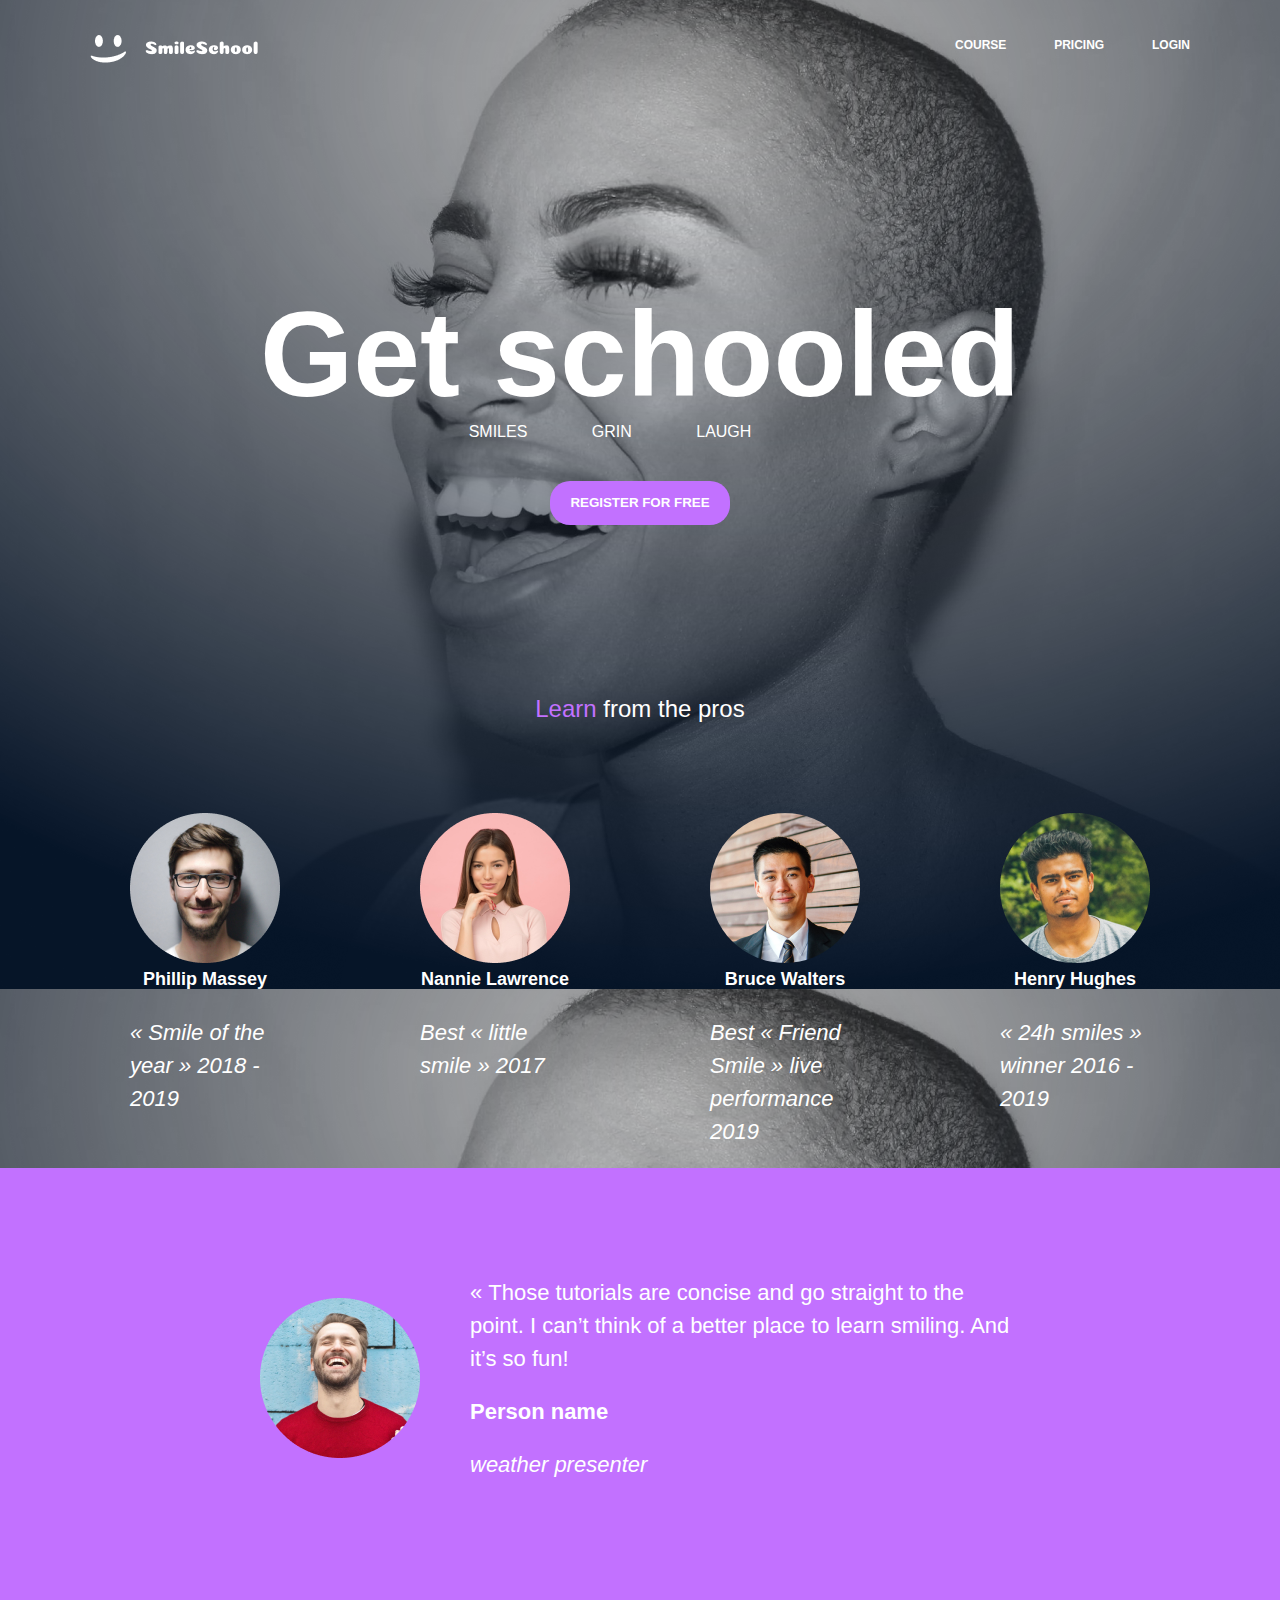
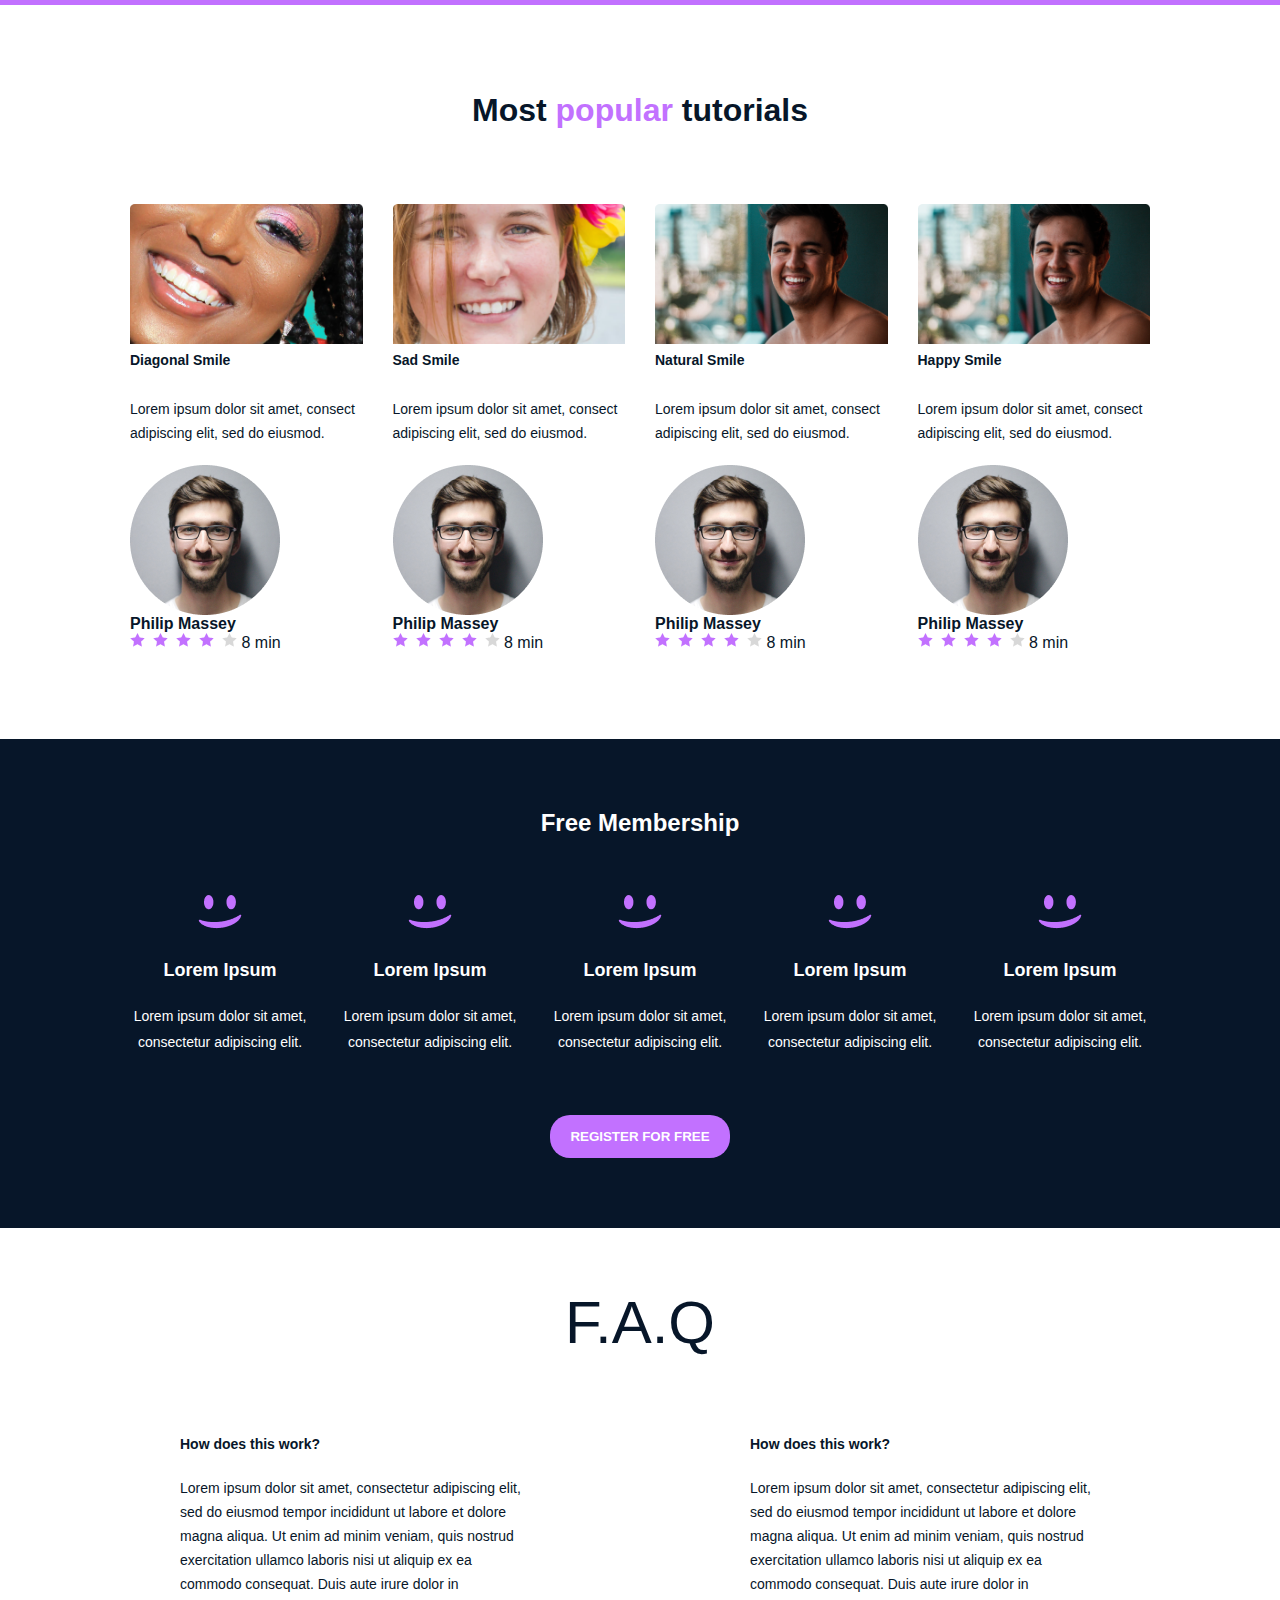
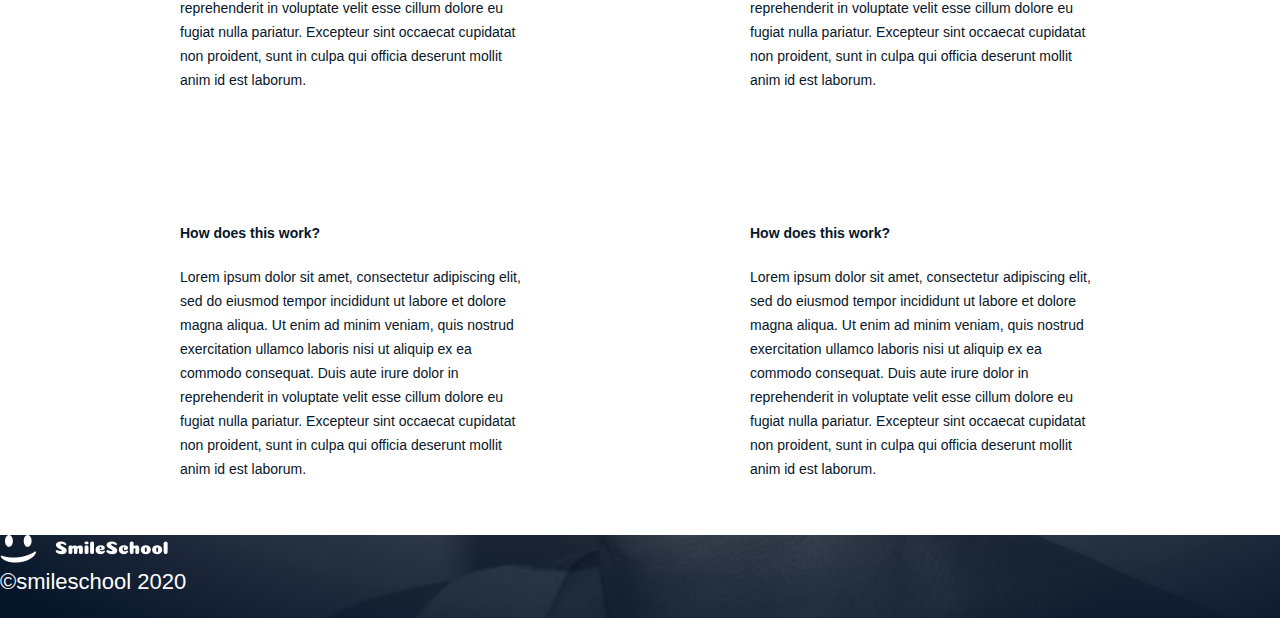
<file: css_advanced/index.html>
<html lang="en">

<head>
    <meta charset="UTF-8" />
    <meta name="viewport" content="width=device-width, initial-scale=1.0" />
    <link rel="stylesheet" href="css/styles.css" />
    <title>School Page</title>
</head>

<body>
    <header>
        <div class="header-container">
            <nav>
                <a href="#"><img src="images/logo.png" alt="logo" /></a>
                <ul>
                    <li><a href="#">Course</a></li>
                    <li><a href="#">Pricing</a></li>
                    <li><a href="#">Login</a></li>
                </ul>
            </nav>
        </div>
    </header>
    <main>
        <section>
            <div class="hero-section">
                <h1 class="title">Get schooled</h1>
                <div>
                    <span>Smiles</span>
                    <span>Grin</span>
                    <span>Laugh</span>
                </div>
                <button class="btn">Register for free</button>
                <h2><span>Learn</span> from the pros</h2>
                <div class="pros">
                    <div class="pro-1">
                        <img src="images/1.png" alt="" />
                        <h3>Phillip Massey</h3>
                        <p>« Smile of the year » 2018 - 2019</p>
                    </div>
                    <div class="pro-2">
                        <img src="images/3.png" alt="" />
                        <h3>Nannie Lawrence</h3>
                        <p>Best « little smile » 2017</p>
                    </div>
                    <div class="pro-3">
                        <img style="border-radius: 100%" src="images/2.png" alt="" />
                        <h3>Bruce Walters</h3>
                        <p>Best « Friend Smile » live performance 2019</p>
                    </div>
                    <div class="pro-4">
                        <img src="images/4.png" alt="" />
                        <h3>Henry Hughes</h3>
                        <p>« 24h smiles » winner 2016 - 2019</p>
                    </div>
                </div>
            </div>
        </section>
        <section>
            <div class="testimonial-section">
                <div>
                    <img src="images/5.png" alt="">
                </div>
                <div class="description">
                    <blockquote>« Those tutorials are concise and go straight to the point. I can’t think of a better place to learn smiling. And it’s so fun!</blockquote>
                    <h3>Person name</h3>
                    <p>weather presenter</p>
                </div>
            </div>
        </section>
        <section>
            <div class="tutorial-section">
                <h2>Most <span>popular</span> tutorials</h2>
                <div class="tutors">
                    <div class="tutor-1">
                        <img src="images/9.png" alt="">
                        <h3>Diagonal Smile</h3>
                        <p>Lorem ipsum dolor sit amet, consect adipiscing elit, sed do eiusmod.</p>
                        <div>
                            <img src="images/1.png" alt="">
                            <h4>Philip Massey</h4>
                        </div>
                        <div>
                            <img class="rating" src="images/rating.png" alt="">
                            <span>8 min</span>
                        </div>
                    </div>
                    <div class="tutor-2">
                        <img src="images/7.png" alt="">
                        <h3>Sad Smile</h3>
                        <p>Lorem ipsum dolor sit amet, consect adipiscing elit, sed do eiusmod.</p>
                        <div>
                            <img src="images/1.png" alt="">
                            <h4>Philip Massey</h4>
                        </div>
                        <div>
                            <img class="rating" src="images/rating.png" alt="">
                            <span>8 min</span>
                        </div>
                    </div>
                    <div class="tutor-3">
                        <img src="images/8.png" alt="">
                        <h3>Natural Smile</h3>
                        <p>Lorem ipsum dolor sit amet, consect adipiscing elit, sed do eiusmod.</p>
                        <div>
                            <img src="images/1.png" alt="">
                            <h4>Philip Massey</h4>
                        </div>
                        <div>
                            <img class="rating" src="images/rating.png" alt="">
                            <span>8 min</span>
                        </div>
                    </div>
                    <div class="tutor-4">
                        <img src="images/8.png" alt="">
                        <h3>Happy Smile</h3>
                        <p>Lorem ipsum dolor sit amet, consect adipiscing elit, sed do eiusmod.</p>
                        <div>
                            <img src="images/1.png" alt="">
                            <h4>Philip Massey</h4>
                        </div>
                        <div>
                            <img class="rating" src="images/rating.png" alt="">
                            <span>8 min</span>
                        </div>
                    </div>
                </div>
            </div>
        </section>
        <section>
            <div class="membership-section">
                <h2>Free Membership</h2>
                <div class="memberships">
                    <div>
                        <img src="images/smile.png" alt="">
                        <h3>Lorem Ipsum</h3>
                        <p>Lorem ipsum dolor sit amet, consectetur adipiscing elit.</p>
                    </div>
                    <div>
                        <img src="images/smile.png" alt="">
                        <h3>Lorem Ipsum</h3>
                        <p>Lorem ipsum dolor sit amet, consectetur adipiscing elit.</p>
                    </div>
                    <div>
                        <img src="images/smile.png" alt="">
                        <h3>Lorem Ipsum</h3>
                        <p>Lorem ipsum dolor sit amet, consectetur adipiscing elit.</p>
                    </div>
                    <div>
                        <img src="images/smile.png" alt="">
                        <h3>Lorem Ipsum</h3>
                        <p>Lorem ipsum dolor sit amet, consectetur adipiscing elit.</p>
                    </div>
                    <div>
                        <img src="images/smile.png" alt="">
                        <h3>Lorem Ipsum</h3>
                        <p>Lorem ipsum dolor sit amet, consectetur adipiscing elit.</p>
                    </div>
                </div>
                <button class="btn">Register for free</button>
            </div>
        </section>
        <section>
            <div class="faq-section">
                <h2>F.A.Q</h2>
                <div class="faqs">
                    <div>
                        <h3>How does this work?</h3>
                        <p>
                            Lorem ipsum dolor sit amet, consectetur adipiscing elit, sed do eiusmod tempor incididunt ut labore et dolore magna aliqua. Ut enim ad minim veniam, quis nostrud exercitation ullamco laboris nisi ut aliquip ex ea commodo consequat. Duis aute irure dolor in reprehenderit in voluptate velit esse cillum dolore eu fugiat nulla pariatur. Excepteur sint occaecat cupidatat non proident, sunt in culpa qui officia deserunt mollit anim id est laborum.
                        </p>
                    </div>
                    <div>
                        <h3>How does this work?</h3>
                        <p>
                            Lorem ipsum dolor sit amet, consectetur adipiscing elit, sed do eiusmod tempor incididunt ut labore et dolore magna aliqua. Ut enim ad minim veniam, quis nostrud exercitation ullamco laboris nisi ut aliquip ex ea commodo consequat. Duis aute irure dolor in reprehenderit in voluptate velit esse cillum dolore eu fugiat nulla pariatur. Excepteur sint occaecat cupidatat non proident, sunt in culpa qui officia deserunt mollit anim id est laborum.
                        </p>
                    </div>
                    <div>
                        <h3>How does this work?</h3>
                        <p>
                            Lorem ipsum dolor sit amet, consectetur adipiscing elit, sed do eiusmod tempor incididunt ut labore et dolore magna aliqua. Ut enim ad minim veniam, quis nostrud exercitation ullamco laboris nisi ut aliquip ex ea commodo consequat. Duis aute irure dolor in reprehenderit in voluptate velit esse cillum dolore eu fugiat nulla pariatur. Excepteur sint occaecat cupidatat non proident, sunt in culpa qui officia deserunt mollit anim id est laborum.
                        </p>
                    </div>
                    <div>
                        <h3>How does this work?</h3>
                        <p>
                            Lorem ipsum dolor sit amet, consectetur adipiscing elit, sed do eiusmod tempor incididunt ut labore et dolore magna aliqua. Ut enim ad minim veniam, quis nostrud exercitation ullamco laboris nisi ut aliquip ex ea commodo consequat. Duis aute irure dolor in reprehenderit in voluptate velit esse cillum dolore eu fugiat nulla pariatur. Excepteur sint occaecat cupidatat non proident, sunt in culpa qui officia deserunt mollit anim id est laborum.
                        </p>
                    </div>
                </div>
            </div>
        </section>
    </main>
    <footer>
        <div class="footer-section">
            <div>
                <a href="#"><img src="images/logo.png" alt="logo" /></a>
                <div>
                    <i class="fa-brands fa-facebook"></i>
                    <i class="fa-brands fa-twitter"></i>
                    <i class="fa-brands fa-instagram"></i>
                </div>
            </div>
            <p>©smileschool 2020</p>
        </div>
    </footer>
</body>

</html>
</file>
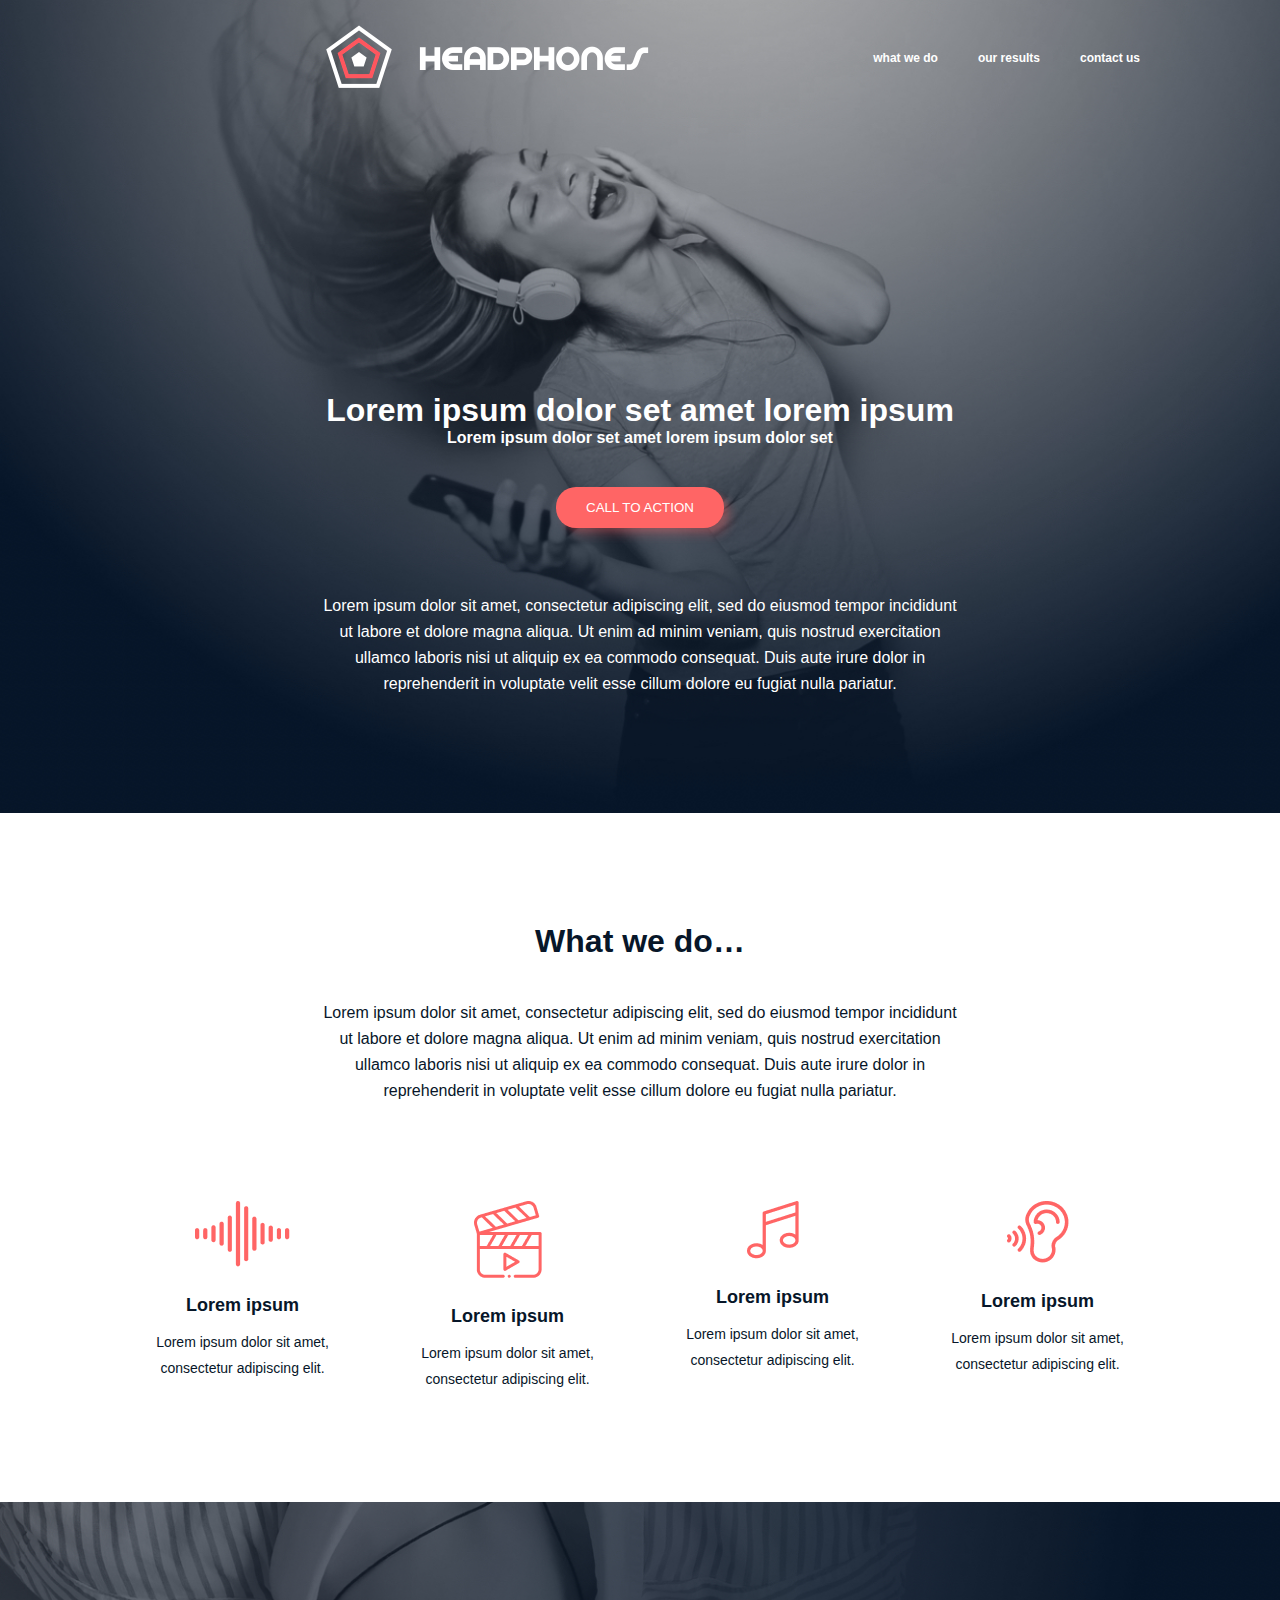
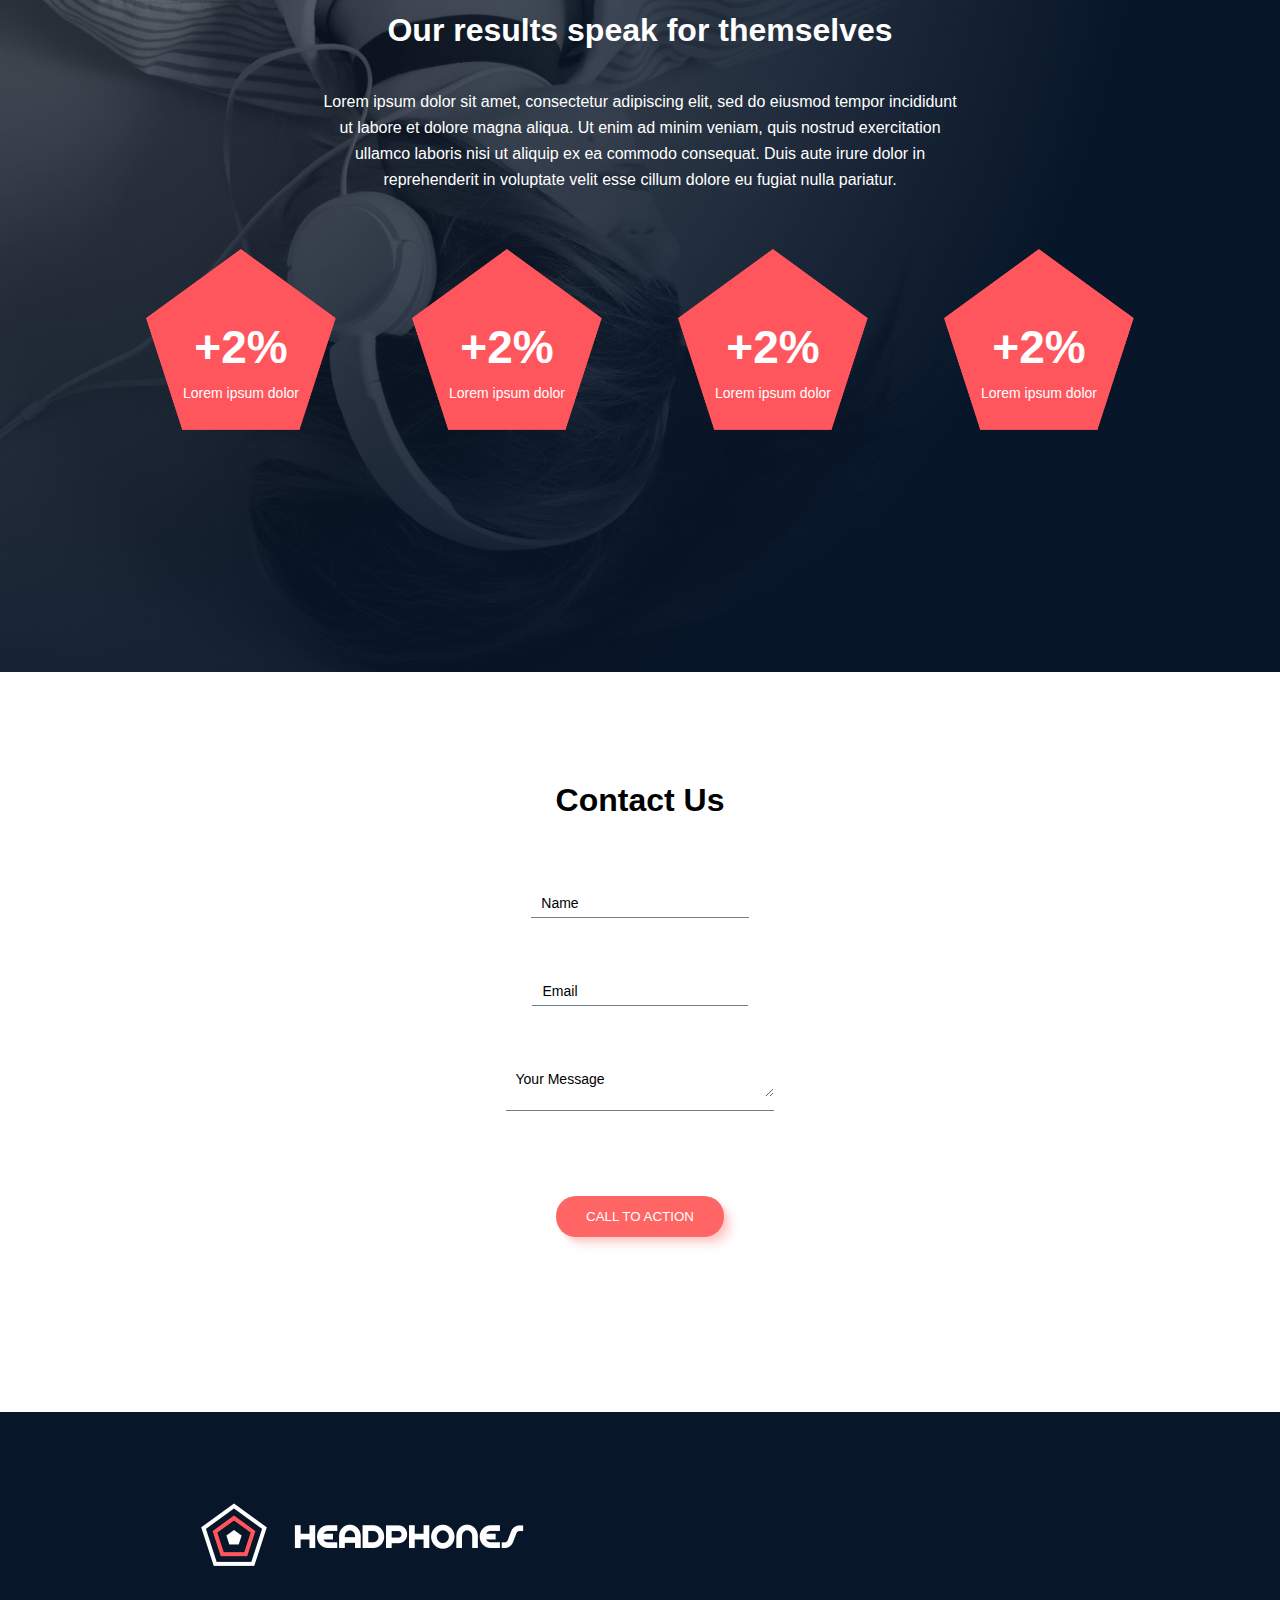
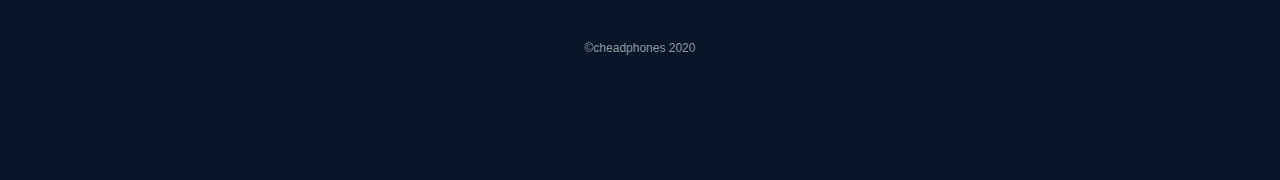
<file: headphones/index.html>
<!DOCTYPE html>
<html lang="en">

<head>
  <meta charset="UTF-8" />
  <meta name="viewport" content="width=device-width, initial-scale=1.0" />
  <link rel="stylesheet" href="styles.css" />
  <link rel="stylesheet" href="https://cdnjs.cloudflare.com/ajax/libs/font-awesome/6.5.2/css/all.min.css"
    integrity="sha512-SnH5WK+bZxgPHs44uWIX+LLJAJ9/2PkPKZ5QiAj6Ta86w+fsb2TkcmfRyVX3pBnMFcV7oQPJkl9QevSCWr3W6A=="
    crossorigin="anonymous" referrerpolicy="no-referrer" />

  <title>Headphones</title>
</head>

<body>
  <section class="hero-1-wrapper">
    <header>
      <nav>
        <a href="#"><img class="menu" src="./images/menu.png" alt="Menu"></a>
        <a href="#"><img class="logo" src="images/logo_headphones.png" alt="Logo" /></a>
        <ul>
          <a href="#"><li>what we do</li></a>
          <a href="#"><li>our results</li></a>
          <a href="#"><li>contact us</li></a>
        </ul>
      </nav>
    </header>
    <main>
      <section>
        <div class="hero-1-container">
          <h1>Lorem ipsum dolor set amet lorem ipsum</h1>
          <h2>Lorem ipsum dolor set amet lorem ipsum dolor set</h2>
          <button class="btn">call to action</button>
          <p>
            Lorem ipsum dolor sit amet, consectetur adipiscing elit, sed do
            eiusmod tempor incididunt ut labore et dolore magna aliqua. Ut enim
            ad minim veniam, quis nostrud exercitation ullamco laboris nisi ut
            aliquip ex ea commodo consequat. Duis aute irure dolor in
            reprehenderit in voluptate velit esse cillum dolore eu fugiat nulla
            pariatur.
          </p>
        </div>
      </section>
  </section>

    <section>
      <div class="what-we-do-container">
        <div class="part-1">
          <h2>What we do…</h2>
          <p>
            Lorem ipsum dolor sit amet, consectetur adipiscing elit, sed do
            eiusmod tempor incididunt ut labore et dolore magna aliqua. Ut
            enim ad minim veniam, quis nostrud exercitation ullamco laboris
            nisi ut aliquip ex ea commodo consequat. Duis aute irure dolor in
            reprehenderit in voluptate velit esse cillum dolore eu fugiat
            nulla pariatur.
          </p>
        </div>
        <div class="part-2">
          <div class="icon-1">
            <img src="./images/sound-frecuency.png" alt="" />
            <h3>Lorem ipsum</h3>
            <p>Lorem ipsum dolor sit amet, consectetur adipiscing elit.</p>
          </div>
          <div class="icon-2">
            <img src="./images/video.png" alt="" />
            <h3>Lorem ipsum</h3>
            <p>Lorem ipsum dolor sit amet, consectetur adipiscing elit.</p>
          </div>
          <div class="icon-3">
            <img src="./images/music.png" alt="" />
            <h3>Lorem ipsum</h3>
            <p>Lorem ipsum dolor sit amet, consectetur adipiscing elit.</p>
          </div>
          <div class="icon-4">
            <img src="./images/hearing.png" alt="" />
            <h3>Lorem ipsum</h3>
            <p>Lorem ipsum dolor sit amet, consectetur adipiscing elit.</p>
          </div>
        </div>
      </div>
    </section>

    <section class="hero-2-wrapper">
      <div class="our-results-container">
        <h2>Our results speak for themselves</h2>
        <p>Lorem ipsum dolor sit amet, consectetur adipiscing elit, sed do eiusmod tempor incididunt ut labore et dolore magna aliqua. Ut enim ad minim veniam, quis nostrud exercitation ullamco laboris nisi ut aliquip ex ea commodo consequat. Duis aute irure dolor in reprehenderit in voluptate velit esse cillum dolore eu fugiat nulla pariatur.</p>
        <div class="dots">
          <div class="dot-1">
            <img class="pentagon" src="./images/pentagone.png" alt="Pentagon">
            <div>
              <h3>+2%</h3>
              <p>Lorem ipsum dolor</p>
            </div>
          </div>
          <div class="dot-2">
            <img class="pentagon" src="./images/pentagone.png" alt="Pentagon">
            <div>
              <h3>+2%</h3>
              <p>Lorem ipsum dolor</p>
            </div>
          </div>
          <div class="dot-3">
            <img class="pentagon" src="./images/pentagone.png" alt="Pentagon">
            <div>
              <h3>+2%</h3>
              <p>Lorem ipsum dolor</p>
            </div>
          </div>
          <div class="dot-4">
            <img class="pentagon" src="./images/pentagone.png" alt="Pentagon">
            <div>
              <h3>+2%</h3>
              <p>Lorem ipsum dolor</p>
            </div>
          </div>
        </div>
      </div>
    </section>

    <section>
      <div class="contact-us-container">
        <h3>Contact Us</h3>
        <form method="post">
          <label for="name"><span>Name</span>
            <input type="text" id="name" name="name" />
            <div class="dividor"></div>
          </label>

          <label for="email"><span>Email</span>
            <input type="email" id="email" name="email" />
            <div class="dividor"></div>
          </label>

          <label for="message"><span>Your Message</span>
            <textarea name="message" id="message"></textarea>
            <div class="dividor"></div>
          </label>

          <button class="btn" type="submit">call to action</button>
        </form>
      </div>
    </section>
  </main>
  <footer>
    <div class="footer-container">
      <div>
        <a href="#"><img src="images/logo_headphones.png" alt="Logo" /></a>
        <div>
          <i class="fa-brands fa-facebook"></i>
          <i class="fa-brands fa-twitter"></i>
          <i class="fa-brands fa-instagram"></i>
        </div>
      </div>
      <p class="copyright">&copycheadphones 2020</p>
    </div>
  </footer>
</body>

</html>
</file>
<file: css_advanced/css/styles.css>
@font-face {
  font-family: "Source Sans Pro";
  src: url(../source-sans-pro/SourceSansPro-Bold.otf) url(../source-sans-pro/SourceSansPro-Semibold.otf) url(../source-sans-pro/SourceSansPro-Light.otf) url(../source-sans-pro/SourceSansPro-ExtraLight.otf) url(../source-sans-pro/SourceSansPro-ExtraLightIt.otf) url(../source-sans-pro/SourceSansPro-Regular.otf);
}

* {
  box-sizing: border-box;
  margin: 0;
  padding: 0;
}

body {
  background: url(../images/Object.png);
  /* background-repeat: no-repeat; */
  font-family: "Source Sans Pro", sans-serif;
  color: #ffffff;
}

.header-container {
  display: flex;
  justify-content: center;
  margin-top: 35px;
}

nav {
  width: 1100px;
  display: flex;
  justify-content: space-between;
}

nav ul {
  display: flex;
  justify-content: space-between;
  width: 235px;
}

nav ul li {
  list-style: none;
}

nav ul li a {
  text-decoration: none;
  color: #ffffff;
  text-transform: uppercase;
  font-weight: 700;
  font-size: 12px;
}

.hero-section {
  display: flex;
  flex-direction: column;
  align-items: center;
  justify-content: center;
  margin-top: 220px;
}

.title {
  font-size: 120px;
  font-weight: 700;
  text-align: center;
}

.hero-section>div>span {
  text-transform: uppercase;
  margin-right: 60px;
}

.btn {
  text-transform: uppercase;
  background-color: #c271ff;
  color: #ffffff;
  font-weight: 600;
  line-height: 17.5px;
  padding: 13px 20px;
  border-radius: 20px;
  border: none;
  margin-top: 40px;
}

.hero-section>h2>span {
  color: #c271ff;
  margin: 0;
  text-transform: capitalize;
}

.hero-section>h2 {
  font-weight: 100;
  margin-top: 170px;
}

.pros {
  /* width: 220px; */
  display: flex;
  margin-top: 90px;
}

.pro-1,
.pro-2,
.pro-3,
.pro-4 {
  display: flex;
  flex-direction: column;
}

.pro-1,
.pro-2,
.pro-3 {
  margin-right: 140px;
}

.pros>div>img {
  width: 150px;
  height: 150px;
}

.pros>div>h3 {
  width: 150px;
  font-size: 18px;
  font-weight: 900;
  text-align: center;
}

.pros>div>p {
  width: 150px;
  font-style: italic;
  font-weight: 400;
}

.testimonial-section {
  /* max-width: 943px; */
  display: flex;
  justify-content: center;
  align-items: center;
  gap: 50px;
  margin: auto;
  background: #c271ff;
  padding: 108px 260px 124px;
}

.testimonial-section>div>blockquote,
h3,
p {
  font-size: 22px;
  font-weight: 400;
  margin-bottom: 20px;
  height: auto;
  line-height: 33px;

}

.testimonial-section>div>h3 {
  font-weight: 700;
}

.testimonial-section>div>p {
  font-weight: 400;
  font-style: italic;
  margin: 0;
}


.tutorial-section {
  display: flex;
  background-color: #ffffff;
  color: #071629;
  flex-direction: column;
  padding: 87px;
  align-items: center;
}

.tutors {
  width: 1020px;
  display: flex;
  gap: 30px;
  /* margin: 0 auto; */
}

.tutorial-section h2 {
  margin-bottom: 75px;
  font-size: 2rem;
  text-align: center;
}

.tutorial-section h2 span {
  color: #c271ff;
  font-weight: 700;
}

.tutors div h3 {
  font-size: 14px;
  font-weight: 700;
}

.tutors div p {
  font-size: 14px;
  line-height: 24px;
}

.tutors>div>img {
  width: 100%;
}

.rating {
  width: auto;
}

.membership-section {
  display: flex;
  flex-direction: column;
  align-items: center;
  background-color: #071629;
  padding: 70px;
}
.membership-section h2 {
  margin-bottom: 58px;
}
.memberships {
  width: 1020px;
  display: flex;
  gap: 30px;
}

.memberships div {
  text-align: center;
}
.memberships div h3 {
  font-size: 18px;
  line-height: 26px;
  font-weight: 600;
}
.memberships div p {
  font-size: 14px;
  line-height: 26px;
  font-weight: 400;
}

.memberships div img {
  margin-bottom: 26px;
}
.faq-section {
  display: flex;
  flex-direction: column;
  align-items: center;
  background-color: #ffffff;
  color: #071629;
}
.faq-section h2 {
  margin: 60px 0 75px;
  font-size: 60px;
  font-weight: 300;
}

.faqs {
  display: grid;
  grid-template-columns: 350px 350px;
  gap: 220px;
  row-gap: 75px;
}
.faqs div p {
  height: 250px;
  font-size: 14px;
  line-height: 24px;
}
.faqs div h3 {
  font-size: 14px;
  line-height: 24px;
  font-weight: 700;
  /* color: #0000 */
}
</file>
<file: headphones/styles.css>
@font-face {
  font-family: "Source Sans Pro";
  src: url(../source-sans-pro/SourceSansPro-Bold.otf)
    url(../source-sans-pro/SourceSansPro-Semibold.otf)
    url(../source-sans-pro/SourceSansPro-Light.otf)
    url(../source-sans-pro/SourceSansPro-ExtraLight.otf)
    url(../source-sans-pro/SourceSansPro-ExtraLightIt.otf)
    url(../source-sans-pro/SourceSansPro-Regular.otf);
}

@font-face {
  font-family: "SpinCycle";
  src: url(../Spin-Cycle-OT/spincycle_ot.otf)
  url(../Spin-Cycle-OT/spincycle_3d_ot.otf);
}


:root {
  --primary: #ff6565;
  --font: #071629;
}

* {
  box-sizing: border-box;
  margin: 0;
}

body {
  font-family: "Source Sans Pro", sans-serif;
}

/* ............Header Styles................. */
.menu{
  display: none;
}

header {
  margin-top: 23px;
}

header nav {
  max-width: 1000px;
  display: flex;
  justify-content: space-between;
  align-items: center;
  margin: 0 auto;
}

header nav ul {
  display: flex;
  list-style: none;
  gap: 40px;
}

header nav ul a {
  text-decoration: none;
  color: #ffffff;
  font-size: 12px;
  font-weight: 700;
}

header nav ul a:hover {
  color: var(--primary);
  transition: 0.2s;
}

/* ............Hero 1 Styles................. */

.hero-1-wrapper {
  background: url(./images/headphones_hero_1.jpg);
  background-repeat: no-repeat;
  background-size: cover;
  padding: 1px;
}


.hero-1-container {
  max-width: 1000px;
  width: 640px;
  text-align: center;
  margin: 0 auto;
  margin-top: 300px;
  margin-bottom: 115px;
  
}

.hero-1-container h1 {
  font-size: 2rem;
  color: #ffffff;
}

.hero-1-container h2 {
  font-size: 1rem;
  font-weight: 600;
  color: #ffffff;
}

.btn {
  background-color: var(--primary);
  color: #ffffff;
  border: none;
  border-radius: 20px;
  padding: 13px 30px;
  margin: 40px 0 65px;
  text-transform: uppercase;
  cursor: pointer;
  box-shadow: 8px 8px 8px 0 rgba(255, 101, 101, 0.2), 4px 4px 4px 0 rgba(255, 101, 101, 0.15) ;
}

.btn:hover {
  opacity: 0.9;
  transition: 0.2s;
}

.hero-1-container p {
  font-size: 1rem;
  line-height: 26px;
  color: #ffffff;
}

/* ............What We Do Styles................. */
.what-we-do-container {
  max-width: 1000px;
  width: 640px;
  text-align: center;
  margin: 0 auto;
  padding: 110px 0;
  display: flex;
  flex-direction: column;
  align-items: center;
}

.part-1 {
  display: flex;
  flex-direction: column;
  margin-bottom: 97px;
}

.part-1 h2 {
  margin-bottom: 40px;
  color: var(--font);
  font-size: 32px;
}

.part-1 p {
  width: 640px;
  font-size: 1rem;
  line-height: 26px;
  color: var(--font);
}

.part-2 {
  display: flex;
  gap: 58px;
}

.part-2 div {
  width: 207px;
}

.part-2>div>h3 {
  font-size: 18px;
  margin: 24px 0 13px;
  color: var(--font);
}

.part-2>div>p {
  width: 207px;
  font-size: 14px;
  line-height: 26px;
  color: var(--font);
}

/* ............Our Results Styles................. */
.hero-2-wrapper {
  background: url(./images/headphones_hero_2.jpg);
  background-repeat: no-repeat;
  background-size: cover;
}

.our-results-container {
  max-width: 1000px;
  width: 640px;
  text-align: center;
  margin: 0 auto;
  padding: 110px 0;
  display: flex;
  flex-direction: column;
  align-items: center;
}

.our-results-container h2 {
  font-family: "SpinCycle", sans-serif;
  margin-bottom: 40px;
  font-size: 32px;
  font-weight: 700;
  color: #ffffff;
}

.our-results-container p {
  font-size: 1rem;
  line-height: 26px;
  margin-bottom: 56px;
  color: #ffffff;
}

.dots{
  display: flex;
  gap: 76px;
}

.pentagon {
  width: 190px;
}

.dots>div>div{
  position: relative;
  bottom: 100px;
}
.dots div div h3 {
  font-size: 46px;
  font-weight: 700;
  color: #ffffff;
  line-height: 26px;
}

.dots div div p {
  font-size: 14px;
  color: #ffffff;
  line-height: 26px;
  margin-top: 20px;
}

/* ............Contact styles................. */
.contact-us-container {
  max-width: 1000px;
  width: 335px;
  text-align: center;
  margin: 0 auto;
  padding: 110px 0;
  display: flex;
  flex-direction: column;
  align-items: center;
}

.contact-us-container h3 {
  font-family: "SpinCycle", sans-serif;
  font-size: 32px;
  font-weight: 700;
}

form {
  margin-top: 56px;
  display: flex;
  flex-direction: column;
  align-items: center;
}

form label {
  margin-bottom: 45px;
  font-family: "SpinCycle", sans-serif;
  font-size: 14px;
}

form label input, textarea {
  width: 100%;
  outline: none;
  border: 0;
  padding: 0;
}

.dividor {
  height: 1px;
  background-color: #0716298f;
  margin-top: 10px;
}

form label span {
  position: relative;
  top: 20px;
  right: 80px;
}

/* ............Footer styles................. */

footer {
  background-color: #071629;
  color: #ffffff;
  padding: 90px 200px 125px;
}

.footer-container {
  max-width: 1000px;
  margin: 0 auto;
}

.footer-container>div {
  display: flex;
  justify-content: space-between;
  align-items: center;
}

.footer-container div div {
  display: flex;
  gap: 20px;
  font-size: 30px;
}

.copyright {
  text-align: center;
  margin-top: 71px;
  font-size: 12px;
  color: #ffffff8d;
}




/* ............Responsiveness: Tablet................. */

@media only screen and (max-width: 820px) {
  header nav {
    max-width: 820px;
    width: 685px;
  }

  .part-2 {
    display: grid;
    grid-template-columns: 207px 207px;
    gap: 58px;
  }

  .dots{
    display: grid;
    grid-template-columns: 190px 190px;
    gap: 76px;
    row-gap: 42px;
  }

  .dots div {
    height: 190px;
  }

  footer {
    max-width: 820px;
    padding: 0;
  }

  .footer-container {
    max-width: 714px;
    margin: 0 auto;
    padding: 101px 44px 110px 63px;
  }

  .footer-container>div {
    align-items: center;
  }

  .copyright {
    margin-top: 66px;
  }
}

/* ............Responsiveness: Mobile................. */

@media only screen and (max-width: 480px) { 
  .hero-1-wrapper {
    background-position-x: -400px;
  }

  .hero-2-wrapper {
    background-position-x: -400px;
  }

  header nav {
    width: 100%;
    gap: 66px;
  }

  .menu {
    display: block;
    margin-left: 20px;
  }

  header ul a {
    display: none;
  }

  .hero-1-container {
    width: 100%;
    margin-left: 9px;
    margin-right: 9px;
  }

  .hero-1-container h1 {
    margin-bottom: 5px;
  }

  .hero-1-container button {
    margin-top: 20px;
  }

  .what-we-do-container {
    width: 100%;
  }

  .part-1 {
    margin-left: 25px;
    margin-right: 25px;
  }

  .part-2 {
    display: flex;
    flex-direction: column;
    align-items: center;
  }

  .our-results-container {
    width: 100%;
  }

  .dots{
    display: flex;
    flex-direction: column;
    gap: 42px;
  }

  .footer-container {
    width: 100%;
    padding: 48px 106px 34px;
  }

  .footer-container>div {
    display: flex;
    flex-direction: column;
    gap: 45px;
  }
}
</file>
